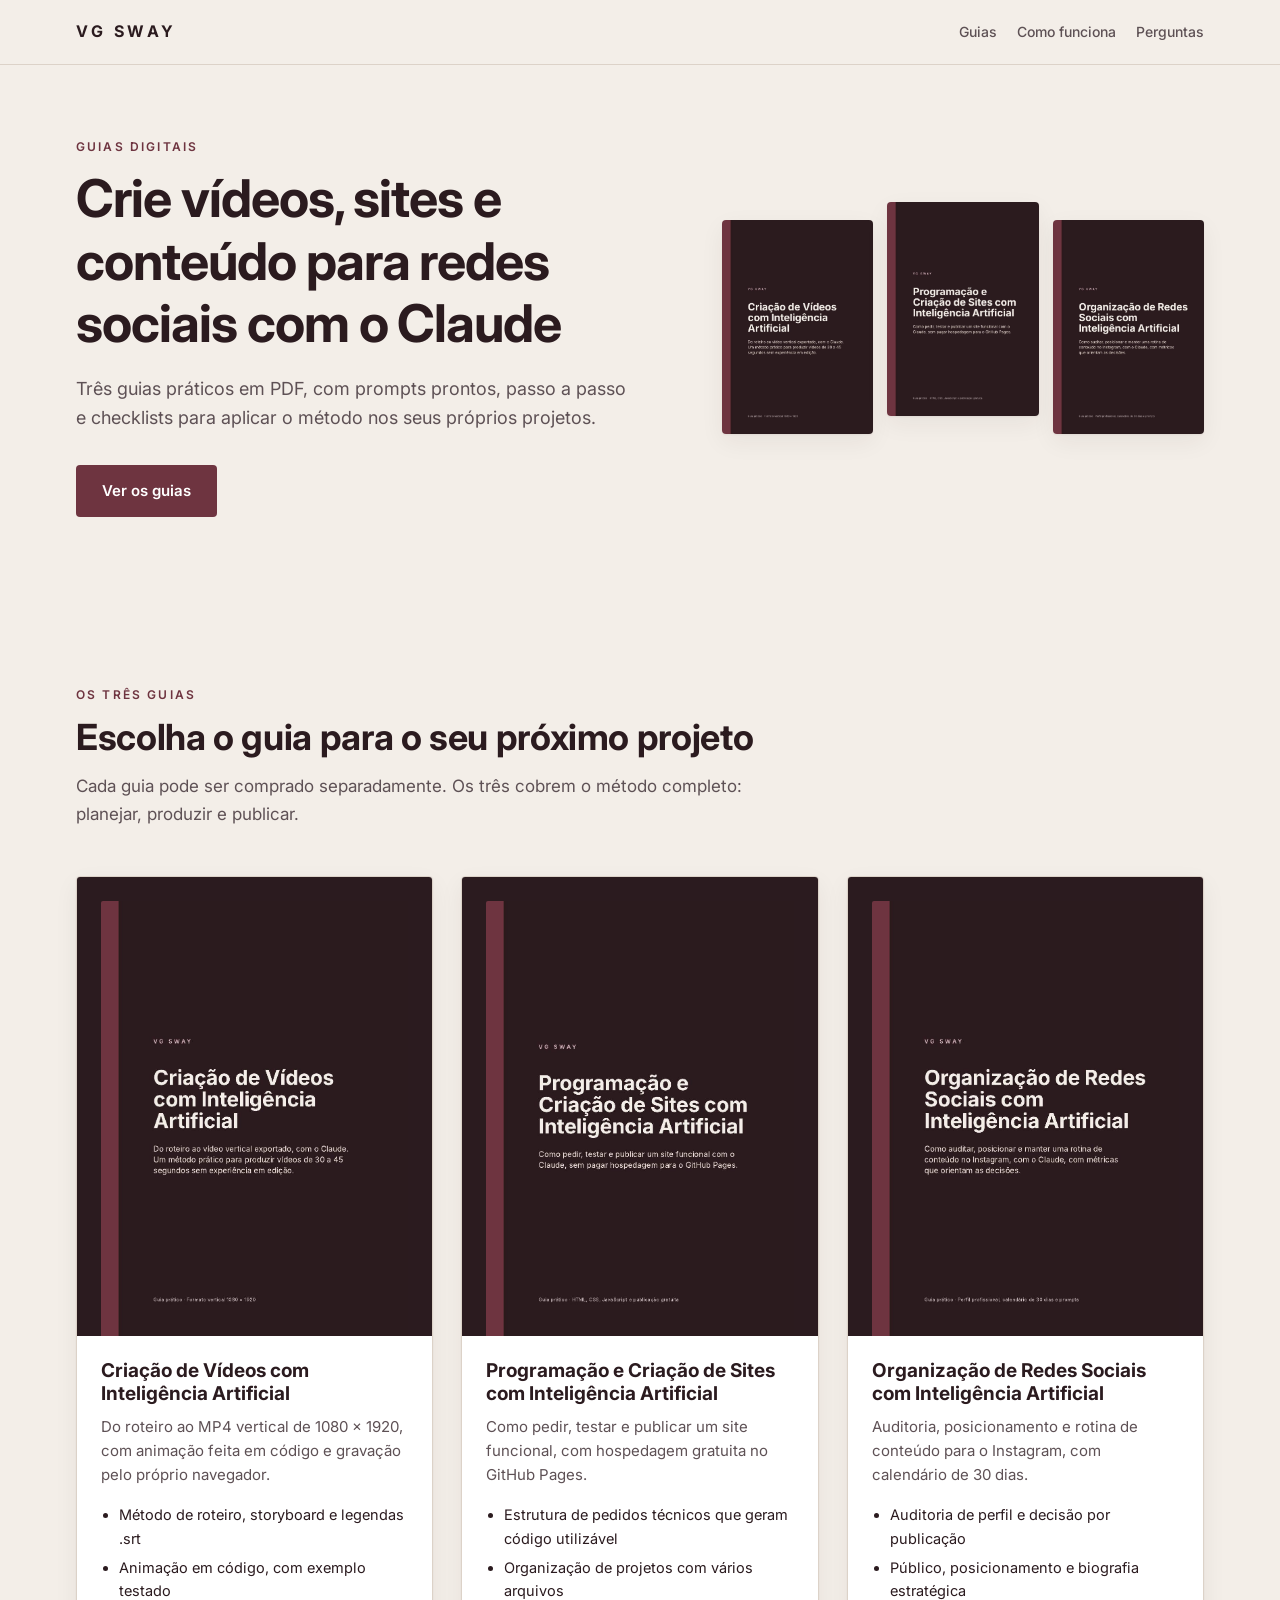
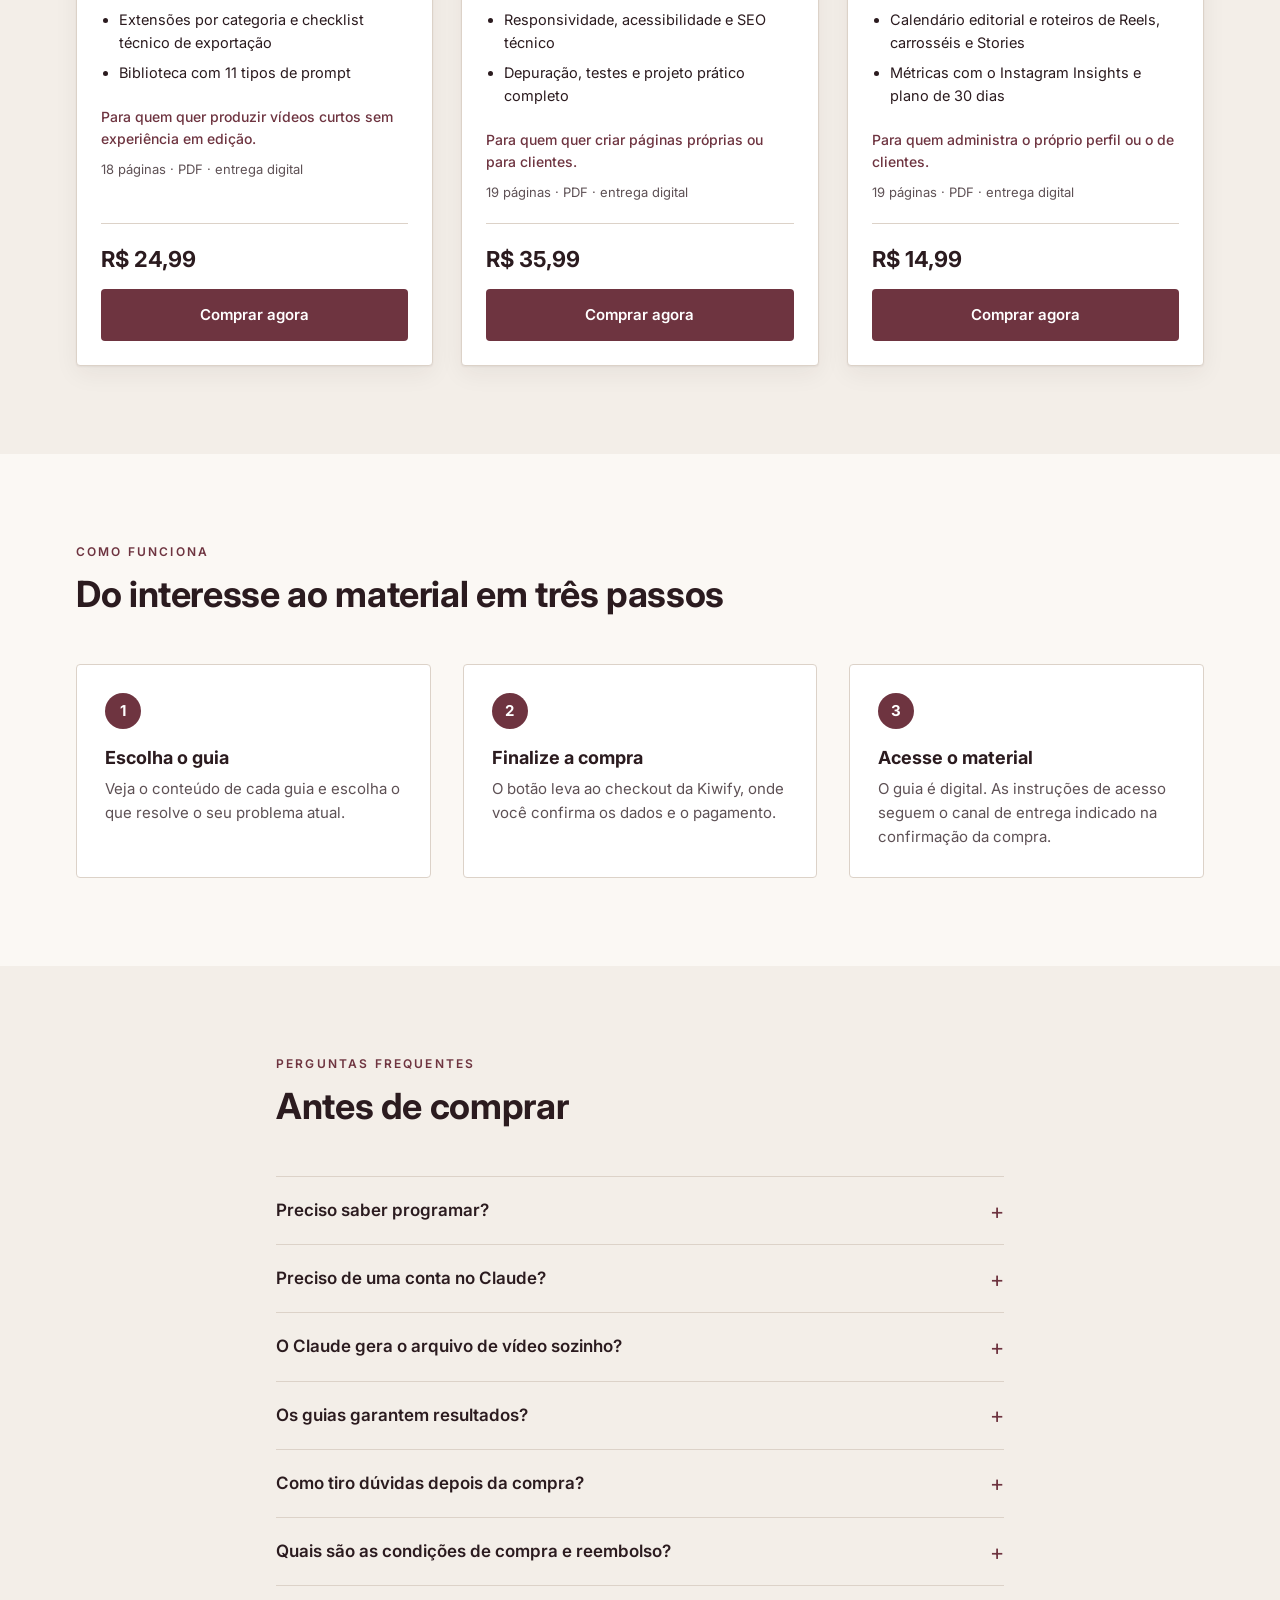
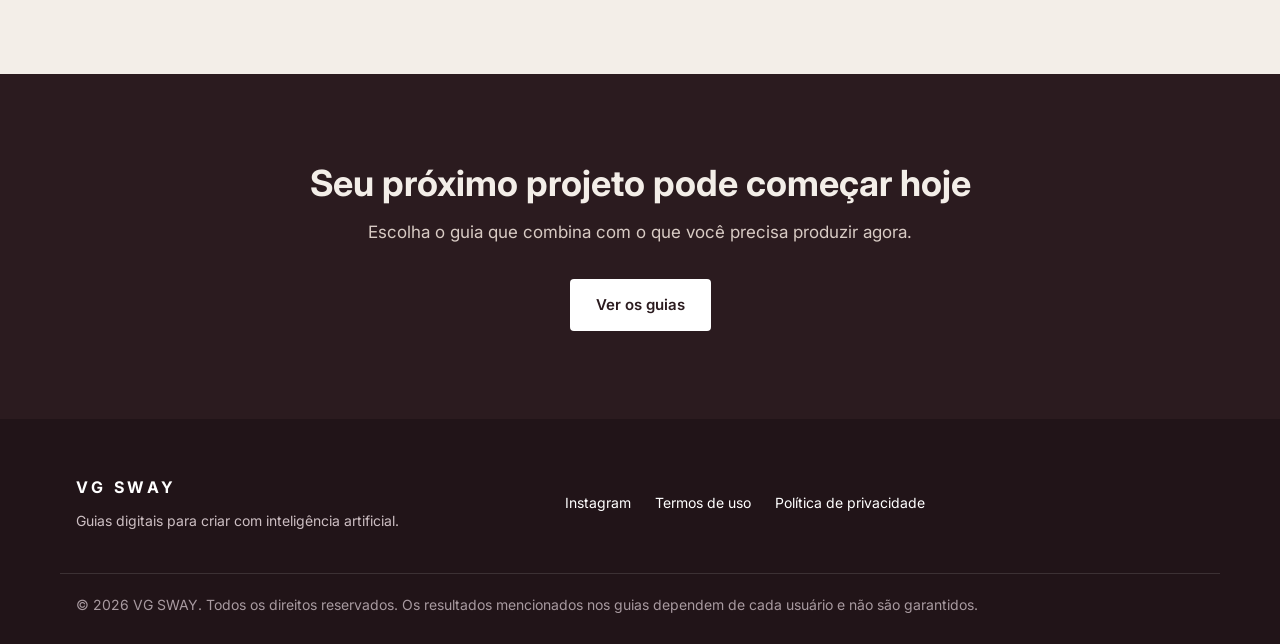
<file: index.html>
<!doctype html>
<html lang="pt-BR">
<head>
  <meta charset="utf-8">
  <meta name="viewport" content="width=device-width, initial-scale=1">
  <title>VG SWAY · Guias digitais para criar com o Claude</title>
  <meta name="description" content="Três guias práticos em PDF para criar vídeos, sites e conteúdo para redes sociais com o Claude, com prompts prontos e passo a passo.">
  <meta property="og:title" content="VG SWAY · Guias digitais para criar com o Claude">
  <meta property="og:description" content="Vídeos, sites e conteúdo para redes sociais com o Claude. Três guias práticos com prompts prontos.">
  <meta property="og:type" content="website">
  <meta property="og:image" content="capa-video.jpg">
  <link rel="icon" href="favicon.svg" type="image/svg+xml">
  <link rel="preconnect" href="https://fonts.googleapis.com">
  <link rel="preconnect" href="https://fonts.gstatic.com" crossorigin>
  <link href="https://fonts.googleapis.com/css2?family=Inter:wght@400;500;600;700&display=swap" rel="stylesheet">
  <link rel="stylesheet" href="styles.css">
</head>
<body>

<header class="topo">
  <div class="container topo-interno">
    <a class="marca" href="#inicio" aria-label="VG SWAY, início">VG SWAY</a>
    <nav class="menu" aria-label="Principal">
      <a href="#produtos">Guias</a>
      <a href="#como-funciona">Como funciona</a>
      <a href="#perguntas">Perguntas</a>
    </nav>
  </div>
</header>

<main id="inicio">

  <section class="hero">
    <div class="container hero-grid">
      <div class="hero-texto">
        <p class="rotulo">Guias digitais</p>
        <h1>Crie vídeos, sites e conteúdo para redes sociais com o Claude</h1>
        <p class="lead">Três guias práticos em PDF, com prompts prontos, passo a passo e checklists para aplicar o método nos seus próprios projetos.</p>
        <a class="botao botao-primario" href="#produtos">Ver os guias</a>
      </div>
      <div class="hero-capas" aria-hidden="true">
        <img src="capa-video.jpg" alt="" width="909" height="1287">
        <img src="capa-sites.jpg" alt="" width="909" height="1287">
        <img src="capa-redes.jpg" alt="" width="909" height="1287">
      </div>
    </div>
  </section>

  <section class="secao" id="produtos" aria-labelledby="titulo-produtos">
    <div class="container">
      <header class="cabecalho-secao">
        <p class="rotulo">Os três guias</p>
        <h2 id="titulo-produtos">Escolha o guia para o seu próximo projeto</h2>
        <p>Cada guia pode ser comprado separadamente. Os três cobrem o método completo: planejar, produzir e publicar.</p>
      </header>

      <div class="grade-produtos" id="grade-produtos">
        <!-- Os cards são preenchidos pelo arquivo app.js a partir da configuração de produtos. -->
        <noscript><p>Ative o JavaScript para ver os guias disponíveis.</p></noscript>
      </div>
    </div>
  </section>

  <section class="secao secao-clara" id="como-funciona" aria-labelledby="titulo-como">
    <div class="container">
      <header class="cabecalho-secao">
        <p class="rotulo">Como funciona</p>
        <h2 id="titulo-como">Do interesse ao material em três passos</h2>
      </header>
      <ol class="passos">
        <li>
          <span class="numero-passo">1</span>
          <h3>Escolha o guia</h3>
          <p>Veja o conteúdo de cada guia e escolha o que resolve o seu problema atual.</p>
        </li>
        <li>
          <span class="numero-passo">2</span>
          <h3>Finalize a compra</h3>
          <p>O botão leva ao checkout da Kiwify, onde você confirma os dados e o pagamento.</p>
        </li>
        <li>
          <span class="numero-passo">3</span>
          <h3>Acesse o material</h3>
          <p>O guia é digital. As instruções de acesso seguem o canal de entrega indicado na confirmação da compra.</p>
        </li>
      </ol>
    </div>
  </section>

  <section class="secao" id="perguntas" aria-labelledby="titulo-perguntas">
    <div class="container container-estreito">
      <header class="cabecalho-secao">
        <p class="rotulo">Perguntas frequentes</p>
        <h2 id="titulo-perguntas">Antes de comprar</h2>
      </header>
      <div class="faq">
        <details>
          <summary>Preciso saber programar?</summary>
          <p>Não para começar. O guia de sites explica desde o primeiro pedido ao Claude. Saber usar o navegador e localizar arquivos no computador ajuda bastante.</p>
        </details>
        <details>
          <summary>Preciso de uma conta no Claude?</summary>
          <p>Sim. Os guias ensinam o método usando o Claude. Os recursos disponíveis variam conforme o plano, e você pode conferir as condições na página de planos do próprio Claude.</p>
        </details>
        <details>
          <summary>O Claude gera o arquivo de vídeo sozinho?</summary>
          <p>Não. O Claude escreve roteiros, storyboards, legendas e o código da animação. A gravação e a conversão para MP4 são feitas pelo próprio usuário, com o método descrito no guia de vídeos.</p>
        </details>
        <details>
          <summary>Os guias garantem resultados?</summary>
          <p>Não. Os guias ensinam métodos e processos. Os resultados dependem de conteúdo, público, execução e outros fatores, e não são garantidos.</p>
        </details>
        <details>
          <summary>Como tiro dúvidas depois da compra?</summary>
          <p>Pelo Instagram, no perfil <a href="https://www.instagram.com/vg.sway/" target="_blank" rel="noopener">@vg.sway</a>.</p>
        </details>
        <details>
          <summary>Quais são as condições de compra e reembolso?</summary>
          <p>As condições são as descritas no checkout. Não há reembolso, exceto nos casos do direito de desistência de 7 dias previsto no Código de Defesa do Consumidor para compras feitas online.</p>
        </details>
      </div>
    </div>
  </section>

  <section class="secao secao-escura" aria-labelledby="titulo-final">
    <div class="container container-estreito texto-centro">
      <h2 id="titulo-final">Seu próximo projeto pode começar hoje</h2>
      <p>Escolha o guia que combina com o que você precisa produzir agora.</p>
      <a class="botao botao-claro" href="#produtos">Ver os guias</a>
    </div>
  </section>

</main>

<footer class="rodape">
  <div class="container rodape-grid">
    <div>
      <p class="marca marca-rodape">VG SWAY</p>
      <p class="pequeno">Guias digitais para criar com inteligência artificial.</p>
    </div>
    <nav class="rodape-links" aria-label="Rodapé">
      <a href="https://www.instagram.com/vg.sway/" target="_blank" rel="noopener">Instagram</a>
      <a href="termos.html">Termos de uso</a>
      <a href="privacidade.html">Política de privacidade</a>
    </nav>
  </div>
  <div class="container pequeno rodape-base">
    <p>© 2026 VG SWAY. Todos os direitos reservados. Os resultados mencionados nos guias dependem de cada usuário e não são garantidos.</p>
  </div>
</footer>

<script src="app.js"></script>
</body>
</html>
</file>
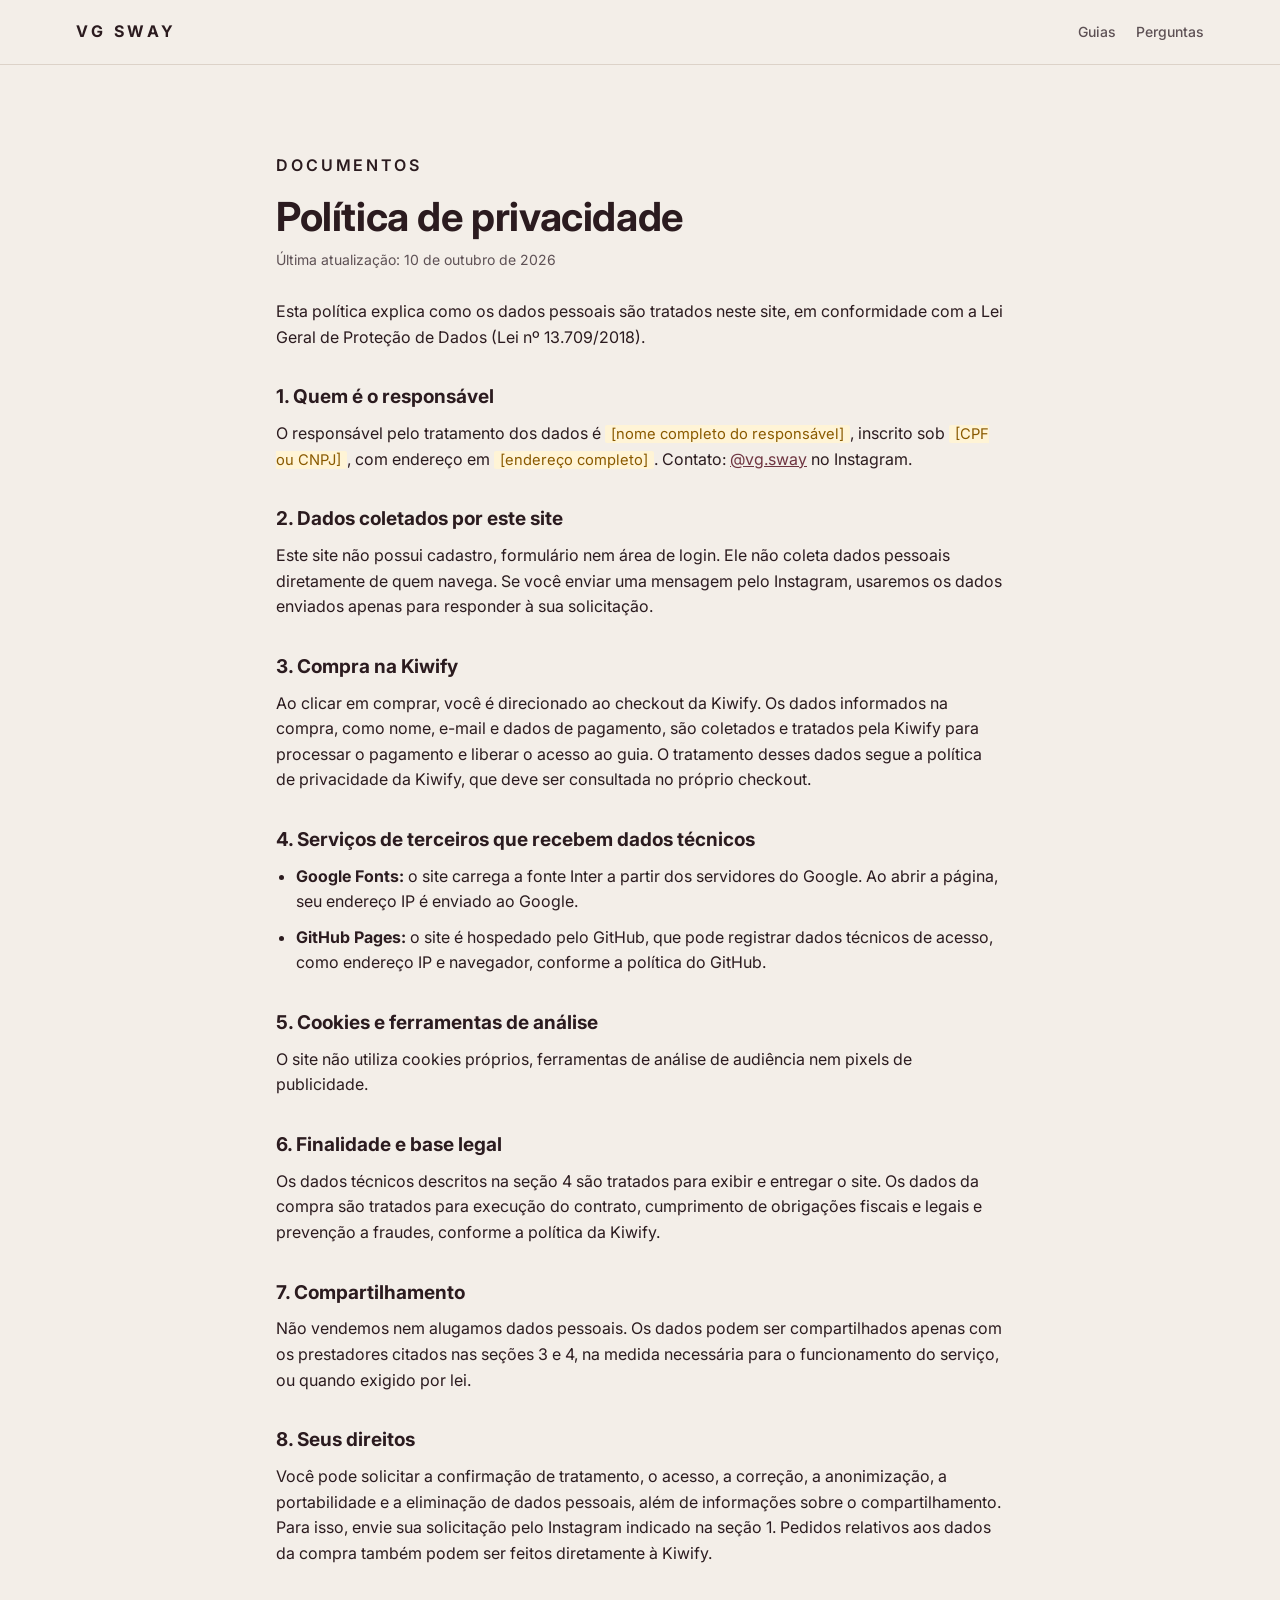
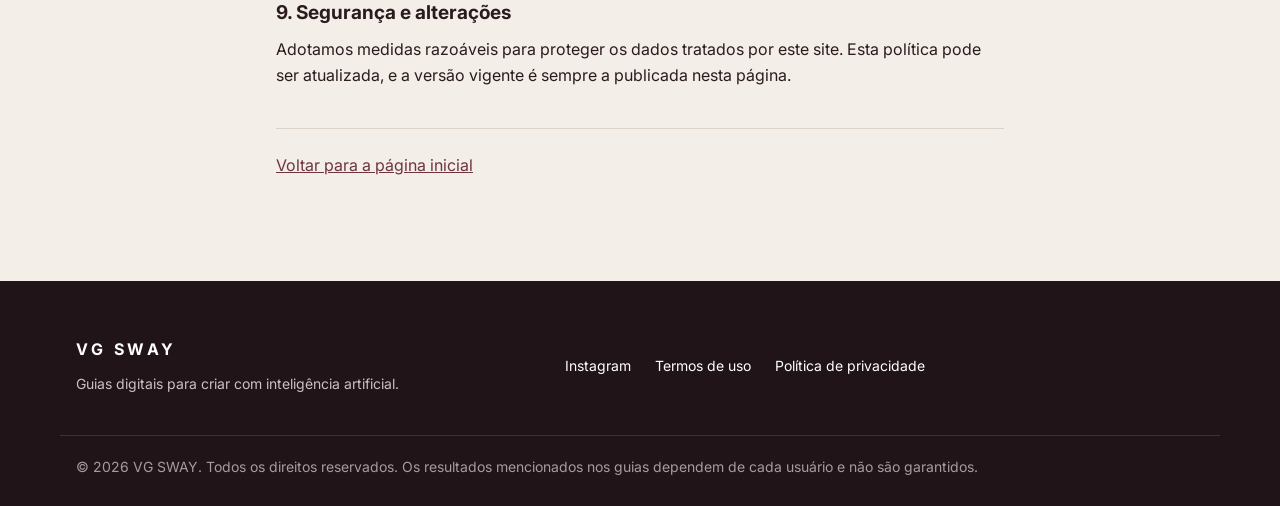
<file: privacidade.html>
<!doctype html>
<html lang="pt-BR">
<head>
  <meta charset="utf-8">
  <meta name="viewport" content="width=device-width, initial-scale=1">
  <title>Política de privacidade · VG SWAY</title>
  <meta name="description" content="Como a VG SWAY trata dados pessoais na página de vendas dos guias digitais.">
  <link rel="icon" href="favicon.svg" type="image/svg+xml">
  <link rel="preconnect" href="https://fonts.googleapis.com">
  <link rel="preconnect" href="https://fonts.gstatic.com" crossorigin>
  <link href="https://fonts.googleapis.com/css2?family=Inter:wght@400;500;600;700&display=swap" rel="stylesheet">
  <link rel="stylesheet" href="styles.css">
</head>
<body>

<header class="topo">
  <div class="container topo-interno">
    <a class="marca" href="index.html" aria-label="VG SWAY, voltar à página inicial">VG SWAY</a>
    <nav class="menu" aria-label="Principal">
      <a href="index.html#produtos">Guias</a>
      <a href="index.html#perguntas">Perguntas</a>
    </nav>
  </div>
</header>

<main class="secao">
  <div class="container container-estreito legal">
    <p class="rotulo">Documentos</p>
    <h1>Política de privacidade</h1>
    <p class="legal-data">Última atualização: 10 de outubro de 2026</p>

    <p>Esta política explica como os dados pessoais são tratados neste site, em conformidade com a Lei Geral de Proteção de Dados (Lei nº 13.709/2018).</p>

    <h2>1. Quem é o responsável</h2>
    <p>O responsável pelo tratamento dos dados é <span class="pendente">[nome completo do responsável]</span>, inscrito sob <span class="pendente">[CPF ou CNPJ]</span>, com endereço em <span class="pendente">[endereço completo]</span>. Contato: <a href="https://www.instagram.com/vg.sway/" target="_blank" rel="noopener">@vg.sway</a> no Instagram.</p>

    <h2>2. Dados coletados por este site</h2>
    <p>Este site não possui cadastro, formulário nem área de login. Ele não coleta dados pessoais diretamente de quem navega. Se você enviar uma mensagem pelo Instagram, usaremos os dados enviados apenas para responder à sua solicitação.</p>

    <h2>3. Compra na Kiwify</h2>
    <p>Ao clicar em comprar, você é direcionado ao checkout da Kiwify. Os dados informados na compra, como nome, e-mail e dados de pagamento, são coletados e tratados pela Kiwify para processar o pagamento e liberar o acesso ao guia. O tratamento desses dados segue a política de privacidade da Kiwify, que deve ser consultada no próprio checkout.</p>

    <h2>4. Serviços de terceiros que recebem dados técnicos</h2>
    <ul class="legal-lista">
      <li><strong>Google Fonts:</strong> o site carrega a fonte Inter a partir dos servidores do Google. Ao abrir a página, seu endereço IP é enviado ao Google.</li>
      <li><strong>GitHub Pages:</strong> o site é hospedado pelo GitHub, que pode registrar dados técnicos de acesso, como endereço IP e navegador, conforme a política do GitHub.</li>
    </ul>

    <h2>5. Cookies e ferramentas de análise</h2>
    <p>O site não utiliza cookies próprios, ferramentas de análise de audiência nem pixels de publicidade.</p>

    <h2>6. Finalidade e base legal</h2>
    <p>Os dados técnicos descritos na seção 4 são tratados para exibir e entregar o site. Os dados da compra são tratados para execução do contrato, cumprimento de obrigações fiscais e legais e prevenção a fraudes, conforme a política da Kiwify.</p>

    <h2>7. Compartilhamento</h2>
    <p>Não vendemos nem alugamos dados pessoais. Os dados podem ser compartilhados apenas com os prestadores citados nas seções 3 e 4, na medida necessária para o funcionamento do serviço, ou quando exigido por lei.</p>

    <h2>8. Seus direitos</h2>
    <p>Você pode solicitar a confirmação de tratamento, o acesso, a correção, a anonimização, a portabilidade e a eliminação de dados pessoais, além de informações sobre o compartilhamento. Para isso, envie sua solicitação pelo Instagram indicado na seção 1. Pedidos relativos aos dados da compra também podem ser feitos diretamente à Kiwify.</p>

    <h2>9. Segurança e alterações</h2>
    <p>Adotamos medidas razoáveis para proteger os dados tratados por este site. Esta política pode ser atualizada, e a versão vigente é sempre a publicada nesta página.</p>

    <p class="legal-voltar"><a href="index.html">Voltar para a página inicial</a></p>
  </div>
</main>

<footer class="rodape">
  <div class="container rodape-grid">
    <div>
      <p class="marca marca-rodape">VG SWAY</p>
      <p class="pequeno">Guias digitais para criar com inteligência artificial.</p>
    </div>
    <nav class="rodape-links" aria-label="Rodapé">
      <a href="https://www.instagram.com/vg.sway/" target="_blank" rel="noopener">Instagram</a>
      <a href="termos.html">Termos de uso</a>
      <a href="privacidade.html">Política de privacidade</a>
    </nav>
  </div>
  <div class="container pequeno rodape-base">
    <p>© 2026 VG SWAY. Todos os direitos reservados. Os resultados mencionados nos guias dependem de cada usuário e não são garantidos.</p>
  </div>
</footer>

</body>
</html>
</file>
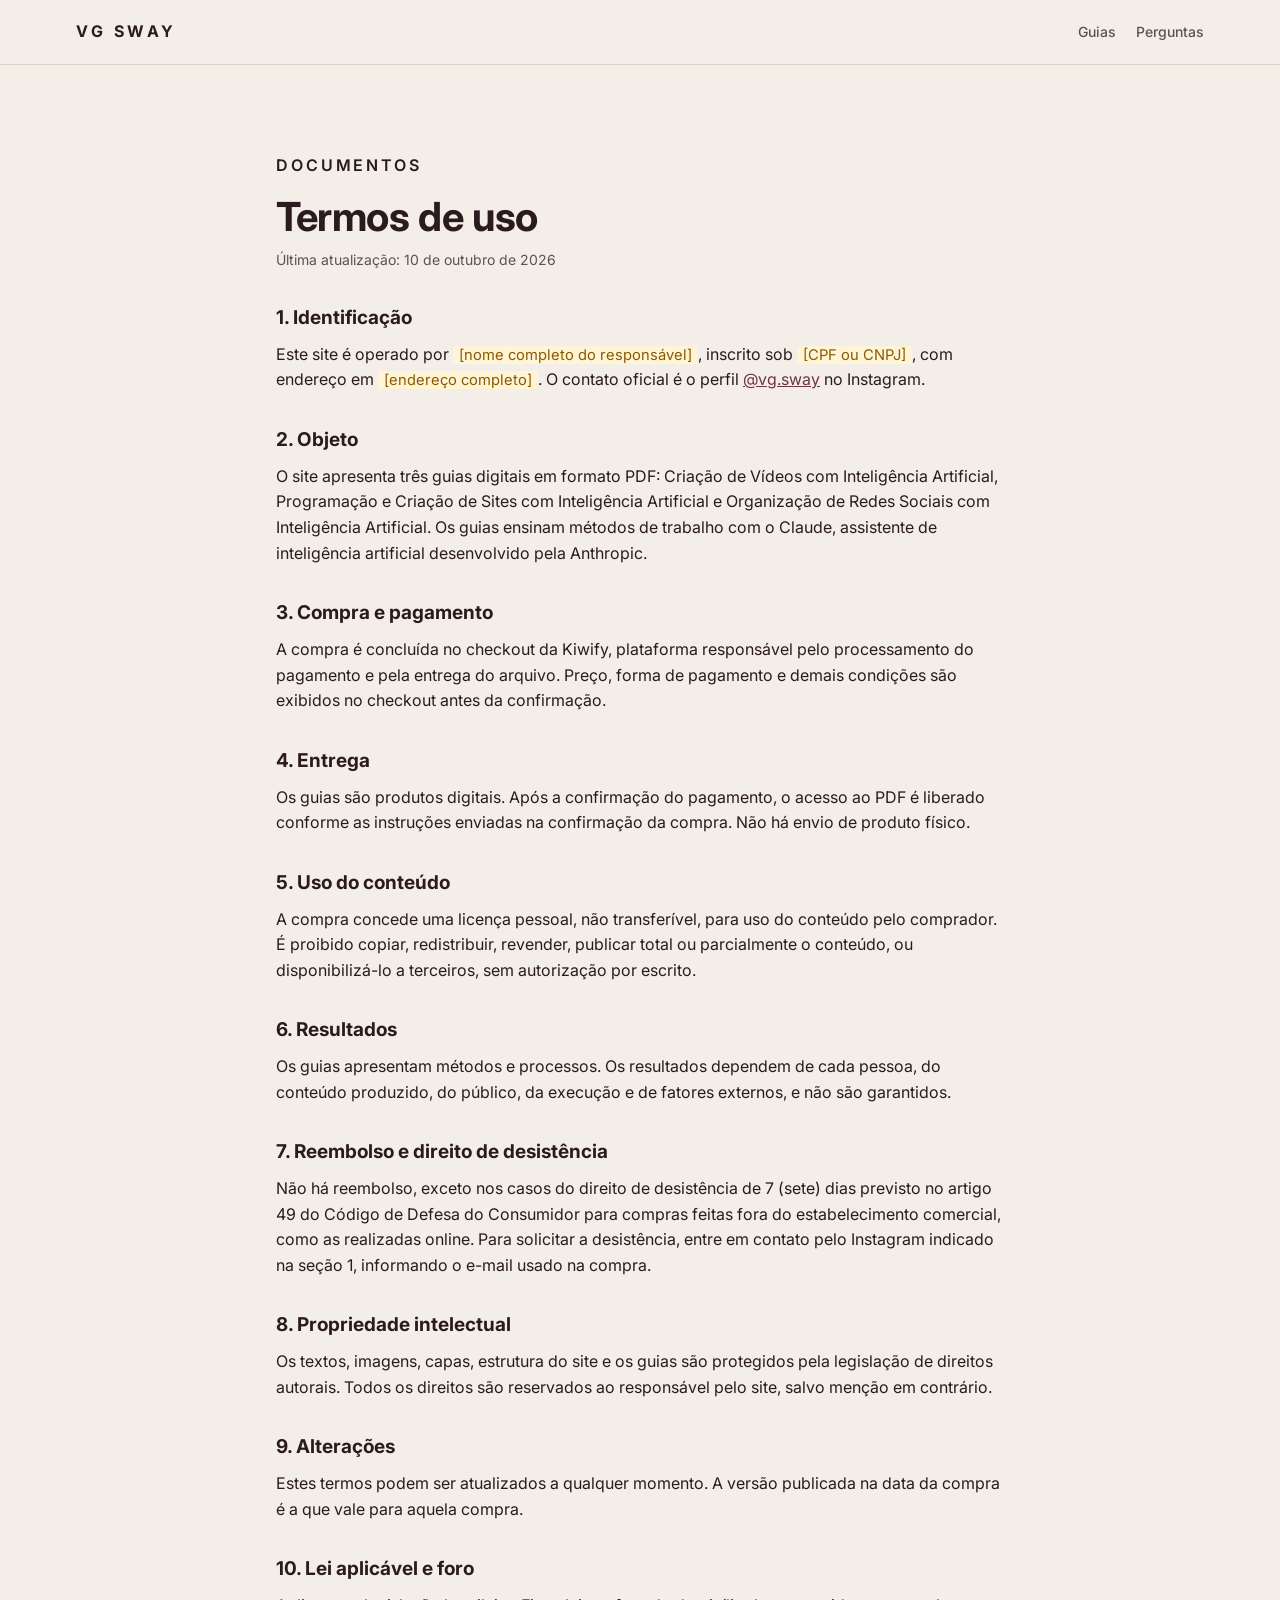
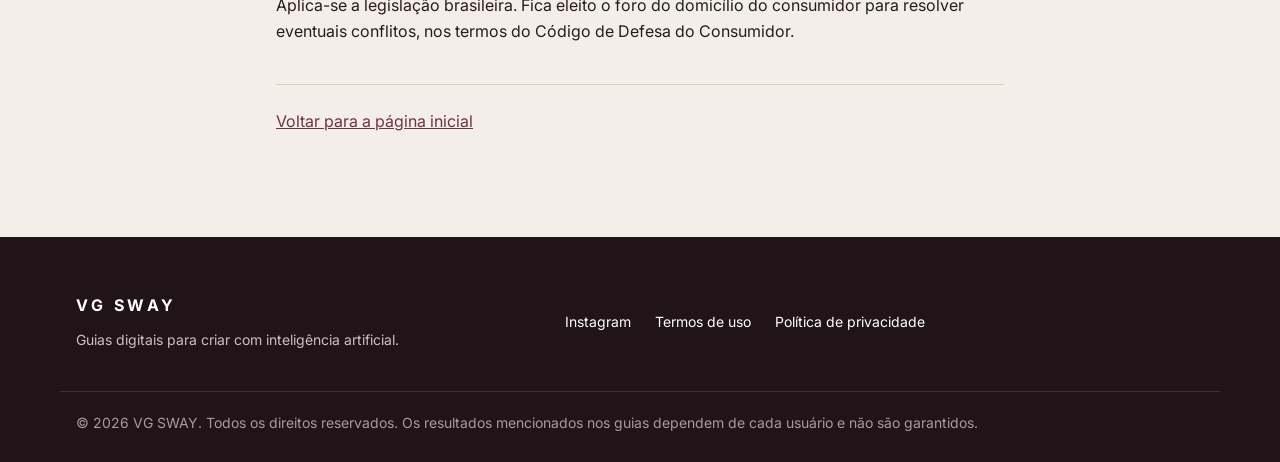
<file: termos.html>
<!doctype html>
<html lang="pt-BR">
<head>
  <meta charset="utf-8">
  <meta name="viewport" content="width=device-width, initial-scale=1">
  <title>Termos de uso · VG SWAY</title>
  <meta name="description" content="Termos de uso da página de vendas dos guias digitais da VG SWAY.">
  <link rel="icon" href="favicon.svg" type="image/svg+xml">
  <link rel="preconnect" href="https://fonts.googleapis.com">
  <link rel="preconnect" href="https://fonts.gstatic.com" crossorigin>
  <link href="https://fonts.googleapis.com/css2?family=Inter:wght@400;500;600;700&display=swap" rel="stylesheet">
  <link rel="stylesheet" href="styles.css">
</head>
<body>

<header class="topo">
  <div class="container topo-interno">
    <a class="marca" href="index.html" aria-label="VG SWAY, voltar à página inicial">VG SWAY</a>
    <nav class="menu" aria-label="Principal">
      <a href="index.html#produtos">Guias</a>
      <a href="index.html#perguntas">Perguntas</a>
    </nav>
  </div>
</header>

<main class="secao">
  <div class="container container-estreito legal">
    <p class="rotulo">Documentos</p>
    <h1>Termos de uso</h1>
    <p class="legal-data">Última atualização: 10 de outubro de 2026</p>

    <h2>1. Identificação</h2>
    <p>Este site é operado por <span class="pendente">[nome completo do responsável]</span>, inscrito sob <span class="pendente">[CPF ou CNPJ]</span>, com endereço em <span class="pendente">[endereço completo]</span>. O contato oficial é o perfil <a href="https://www.instagram.com/vg.sway/" target="_blank" rel="noopener">@vg.sway</a> no Instagram.</p>

    <h2>2. Objeto</h2>
    <p>O site apresenta três guias digitais em formato PDF: Criação de Vídeos com Inteligência Artificial, Programação e Criação de Sites com Inteligência Artificial e Organização de Redes Sociais com Inteligência Artificial. Os guias ensinam métodos de trabalho com o Claude, assistente de inteligência artificial desenvolvido pela Anthropic.</p>

    <h2>3. Compra e pagamento</h2>
    <p>A compra é concluída no checkout da Kiwify, plataforma responsável pelo processamento do pagamento e pela entrega do arquivo. Preço, forma de pagamento e demais condições são exibidos no checkout antes da confirmação.</p>

    <h2>4. Entrega</h2>
    <p>Os guias são produtos digitais. Após a confirmação do pagamento, o acesso ao PDF é liberado conforme as instruções enviadas na confirmação da compra. Não há envio de produto físico.</p>

    <h2>5. Uso do conteúdo</h2>
    <p>A compra concede uma licença pessoal, não transferível, para uso do conteúdo pelo comprador. É proibido copiar, redistribuir, revender, publicar total ou parcialmente o conteúdo, ou disponibilizá-lo a terceiros, sem autorização por escrito.</p>

    <h2>6. Resultados</h2>
    <p>Os guias apresentam métodos e processos. Os resultados dependem de cada pessoa, do conteúdo produzido, do público, da execução e de fatores externos, e não são garantidos.</p>

    <h2>7. Reembolso e direito de desistência</h2>
    <p>Não há reembolso, exceto nos casos do direito de desistência de 7 (sete) dias previsto no artigo 49 do Código de Defesa do Consumidor para compras feitas fora do estabelecimento comercial, como as realizadas online. Para solicitar a desistência, entre em contato pelo Instagram indicado na seção 1, informando o e-mail usado na compra.</p>

    <h2>8. Propriedade intelectual</h2>
    <p>Os textos, imagens, capas, estrutura do site e os guias são protegidos pela legislação de direitos autorais. Todos os direitos são reservados ao responsável pelo site, salvo menção em contrário.</p>

    <h2>9. Alterações</h2>
    <p>Estes termos podem ser atualizados a qualquer momento. A versão publicada na data da compra é a que vale para aquela compra.</p>

    <h2>10. Lei aplicável e foro</h2>
    <p>Aplica-se a legislação brasileira. Fica eleito o foro do domicílio do consumidor para resolver eventuais conflitos, nos termos do Código de Defesa do Consumidor.</p>

    <p class="legal-voltar"><a href="index.html">Voltar para a página inicial</a></p>
  </div>
</main>

<footer class="rodape">
  <div class="container rodape-grid">
    <div>
      <p class="marca marca-rodape">VG SWAY</p>
      <p class="pequeno">Guias digitais para criar com inteligência artificial.</p>
    </div>
    <nav class="rodape-links" aria-label="Rodapé">
      <a href="https://www.instagram.com/vg.sway/" target="_blank" rel="noopener">Instagram</a>
      <a href="termos.html">Termos de uso</a>
      <a href="privacidade.html">Política de privacidade</a>
    </nav>
  </div>
  <div class="container pequeno rodape-base">
    <p>© 2026 VG SWAY. Todos os direitos reservados. Os resultados mencionados nos guias dependem de cada usuário e não são garantidos.</p>
  </div>
</footer>

</body>
</html>
</file>
<file: styles.css>
:root {
  --fundo: #F3EEE8;
  --fundo-claro: #FBF8F4;
  --fundo-escuro: #2B1B1F;
  --texto: #2B1B1F;
  --texto-suave: #5E5155;
  --destaque: #6E3440;
  --destaque-escuro: #56262F;
  --linha: #DCD2C8;
  --pendente: #8A5A00;
  --raio: 4px;
  --sombra: 0 1px 2px rgba(43, 27, 31, 0.06), 0 8px 24px rgba(43, 27, 31, 0.06);
}

* { box-sizing: border-box; }

html { scroll-behavior: smooth; }

body {
  margin: 0;
  background: var(--fundo);
  color: var(--texto);
  font-family: "Inter", "Helvetica Neue", Arial, sans-serif;
  font-size: 16px;
  line-height: 1.6;
  -webkit-font-smoothing: antialiased;
}

img { max-width: 100%; height: auto; display: block; }

a { color: inherit; }

h1, h2, h3 { line-height: 1.2; margin: 0; font-weight: 700; }
p { margin: 0; }

.container {
  width: 100%;
  max-width: 1160px;
  margin: 0 auto;
  padding: 0 16px;
}
.container-estreito { max-width: 760px; }

.texto-centro { text-align: center; }
.pequeno { font-size: 14px; }

.rotulo {
  font-size: 12px;
  font-weight: 600;
  letter-spacing: 0.18em;
  text-transform: uppercase;
  color: var(--destaque);
  margin-bottom: 12px;
}

.pendente {
  color: var(--pendente);
  background: #FFF4D6;
  padding: 0 6px;
  border-radius: 2px;
  font-size: 0.92em;
}

/* Cabeçalho */
.topo {
  position: sticky;
  top: 0;
  z-index: 10;
  background: rgba(243, 238, 232, 0.94);
  backdrop-filter: blur(6px);
  border-bottom: 1px solid var(--linha);
}
.topo-interno {
  display: flex;
  align-items: center;
  justify-content: space-between;
  min-height: 64px;
  gap: 16px;
}
.marca {
  font-weight: 700;
  letter-spacing: 0.22em;
  text-decoration: none;
  color: var(--texto);
  font-size: 16px;
}
.menu { display: flex; gap: 20px; flex-wrap: wrap; }
.menu a {
  text-decoration: none;
  font-size: 14px;
  font-weight: 500;
  color: var(--texto-suave);
}
.menu a:hover { color: var(--destaque); }

/* Hero */
.hero { padding: 72px 0 80px; }
.hero-grid {
  display: grid;
  grid-template-columns: 1.1fr 0.9fr;
  gap: 56px;
  align-items: center;
}
.hero h1 {
  font-size: clamp(32px, 4.6vw, 52px);
  letter-spacing: -0.02em;
  margin-bottom: 20px;
}
.lead {
  font-size: 18px;
  color: var(--texto-suave);
  margin-bottom: 32px;
  max-width: 560px;
}
.hero-capas {
  display: grid;
  grid-template-columns: repeat(3, 1fr);
  gap: 14px;
  align-items: end;
}
.hero-capas img {
  border-radius: var(--raio);
  box-shadow: var(--sombra);
}
.hero-capas img:nth-child(2) { transform: translateY(-18px); }

/* Botões */
.botao {
  display: inline-block;
  padding: 14px 26px;
  border-radius: var(--raio);
  font-weight: 600;
  font-size: 15px;
  text-decoration: none;
  text-align: center;
  transition: background-color 180ms ease, transform 180ms ease, color 180ms ease;
  cursor: pointer;
}
.botao-primario {
  background: var(--destaque);
  color: #FFFFFF;
}
.botao-primario:hover { background: var(--destaque-escuro); transform: translateY(-1px); }
.botao-claro {
  background: #FFFFFF;
  color: var(--texto);
}
.botao-claro:hover { background: var(--fundo); }
.botao-bloco { display: block; width: 100%; }
.botao-desabilitado,
.botao-desabilitado:hover {
  background: #E4DBD2;
  color: #7A6D71;
  cursor: not-allowed;
  transform: none;
  pointer-events: none;
}

/* Seções */
.secao { padding: 88px 0; }
.secao-clara { background: var(--fundo-claro); }
.secao-escura { background: var(--fundo-escuro); color: #F3EEE8; }
.secao-escura .botao-claro { color: var(--fundo-escuro); }

.cabecalho-secao {
  max-width: 680px;
  margin-bottom: 48px;
}
.cabecalho-secao h2 {
  font-size: clamp(26px, 3.2vw, 36px);
  letter-spacing: -0.01em;
  margin-bottom: 14px;
}
.cabecalho-secao p:not(.rotulo) { color: var(--texto-suave); font-size: 17px; }

.secao-escura h2 {
  font-size: clamp(26px, 3.2vw, 36px);
  margin-bottom: 14px;
}
.secao-escura p { color: #D8CBC4; font-size: 17px; margin-bottom: 32px; }

/* Cards de produto */
.grade-produtos {
  display: grid;
  grid-template-columns: repeat(3, 1fr);
  gap: 28px;
}
.card-produto {
  background: #FFFFFF;
  border: 1px solid var(--linha);
  border-radius: var(--raio);
  box-shadow: var(--sombra);
  display: flex;
  flex-direction: column;
  overflow: hidden;
}
.card-capa {
  display: block;
  background: var(--fundo-escuro);
  padding: 24px 24px 0;
}
.card-capa img {
  width: 100%;
  height: auto;
  border-radius: 2px 2px 0 0;
  transition: transform 220ms ease;
}
.card-capa[href]:hover img { transform: translateY(-4px); }
.card-corpo {
  padding: 24px;
  display: flex;
  flex-direction: column;
  flex: 1;
}
.card-corpo h3 {
  font-size: 19px;
  margin-bottom: 10px;
}
.card-resumo {
  color: var(--texto-suave);
  font-size: 15px;
  margin-bottom: 16px;
}
.card-lista {
  margin: 0 0 16px;
  padding-left: 18px;
  font-size: 14.5px;
  color: var(--texto);
}
.card-lista li { margin-bottom: 6px; }
.card-publico {
  font-size: 14px;
  color: var(--destaque);
  font-weight: 500;
  margin-bottom: 8px;
}
.card-meta {
  font-size: 13px;
  color: var(--texto-suave);
  margin-bottom: 20px;
}
.card-rodape {
  margin-top: auto;
  padding-top: 18px;
  border-top: 1px solid var(--linha);
  display: grid;
  gap: 12px;
}
.card-preco {
  font-size: 22px;
  font-weight: 700;
}
.card-preco.pendente {
  font-size: 15px;
  font-weight: 600;
  width: fit-content;
}

/* Como funciona */
.passos {
  list-style: none;
  margin: 0;
  padding: 0;
  display: grid;
  grid-template-columns: repeat(3, 1fr);
  gap: 32px;
  counter-reset: passo;
}
.passos li {
  background: #FFFFFF;
  border: 1px solid var(--linha);
  border-radius: var(--raio);
  padding: 28px;
}
.numero-passo {
  display: inline-flex;
  align-items: center;
  justify-content: center;
  width: 36px;
  height: 36px;
  border-radius: 50%;
  background: var(--destaque);
  color: #FFFFFF;
  font-weight: 700;
  font-size: 15px;
  margin-bottom: 18px;
}
.passos h3 { font-size: 18px; margin-bottom: 8px; }
.passos p { color: var(--texto-suave); font-size: 15px; }

/* FAQ */
.faq details {
  border-bottom: 1px solid var(--linha);
  padding: 20px 0;
}
.faq details:first-child { border-top: 1px solid var(--linha); }
.faq summary {
  cursor: pointer;
  font-weight: 600;
  font-size: 17px;
  list-style: none;
  display: flex;
  justify-content: space-between;
  align-items: center;
  gap: 16px;
}
.faq summary::-webkit-details-marker { display: none; }
.faq summary::after {
  content: "+";
  font-size: 22px;
  font-weight: 400;
  color: var(--destaque);
  line-height: 1;
}
.faq details[open] summary::after { content: "–"; }
.faq details p {
  margin-top: 12px;
  color: var(--texto-suave);
  font-size: 15.5px;
  padding-right: 32px;
}

/* Rodapé */
.rodape {
  background: #211418;
  color: #CDBFC3;
  padding: 56px 0 0;
}
.rodape-grid {
  display: grid;
  grid-template-columns: 1fr 1.4fr;
  gap: 32px;
  padding-bottom: 40px;
}
.marca-rodape { color: #FFFFFF; margin-bottom: 10px; }
.rodape-links {
  display: flex;
  flex-wrap: wrap;
  gap: 12px 24px;
  align-items: center;
  font-size: 14px;
}
.rodape-links a { color: #FFFFFF; text-decoration: none; }
.rodape-links a:hover { text-decoration: underline; }
.rodape-links .pendente { background: rgba(255, 244, 214, 0.12); color: #F6D98A; }
.rodape-base {
  border-top: 1px solid rgba(255, 255, 255, 0.12);
  padding: 20px 16px 28px;
  color: #A89AA0;
}

/* Responsivo */
@media (max-width: 960px) {
  .hero-grid { grid-template-columns: 1fr; gap: 40px; }
  .hero-capas { max-width: 520px; }
  .grade-produtos { grid-template-columns: repeat(2, 1fr); }
  .passos { grid-template-columns: 1fr; }
  .rodape-grid { grid-template-columns: 1fr; }
}

@media (max-width: 640px) {
  .secao { padding: 64px 0; }
  .hero { padding: 48px 0 56px; }
  .lead { font-size: 17px; }
  .grade-produtos { grid-template-columns: 1fr; }
  .menu { gap: 14px; }
  .menu a { font-size: 13px; }
  .hero-capas img:nth-child(2) { transform: none; }
  .card-capa { padding: 20px 20px 0; }
  .card-corpo { padding: 20px; }
}

@media (prefers-reduced-motion: reduce) {
  html { scroll-behavior: auto; }
  *, *::before, *::after { transition: none !important; animation: none !important; }
}

/* Páginas legais */
.legal { padding-top: 0; }
.legal h1 { font-size: clamp(28px, 4vw, 40px); letter-spacing: -0.01em; margin-bottom: 8px; }
.legal h2 { font-size: 19px; margin: 36px 0 12px; }
.legal p { color: var(--texto); font-size: 16px; margin-bottom: 14px; }
.legal a { color: var(--destaque); }
.legal-data { color: var(--texto-suave) !important; font-size: 14px !important; margin-bottom: 28px !important; }
.legal-lista { padding-left: 20px; margin: 0 0 14px; }
.legal-lista li { margin-bottom: 10px; color: var(--texto); }
.legal-voltar { margin-top: 40px; padding-top: 24px; border-top: 1px solid var(--linha); }
</file>
